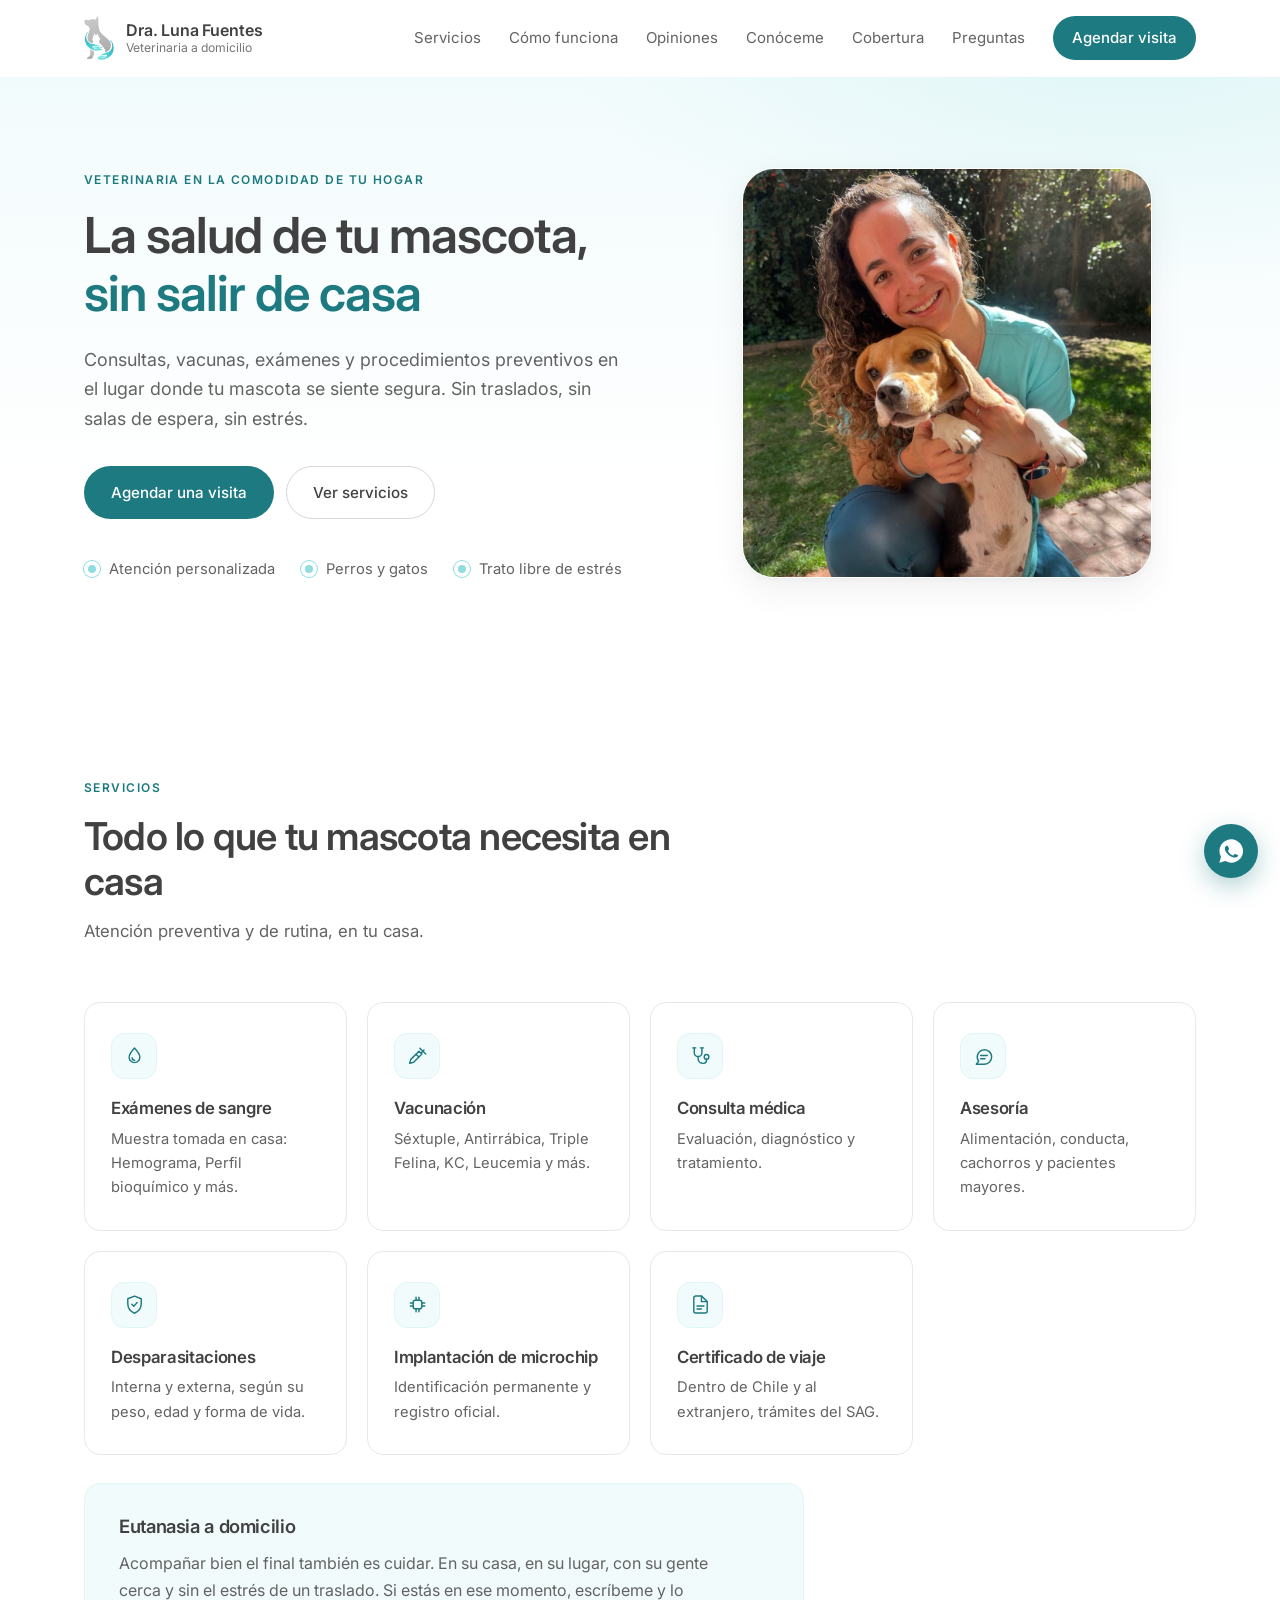
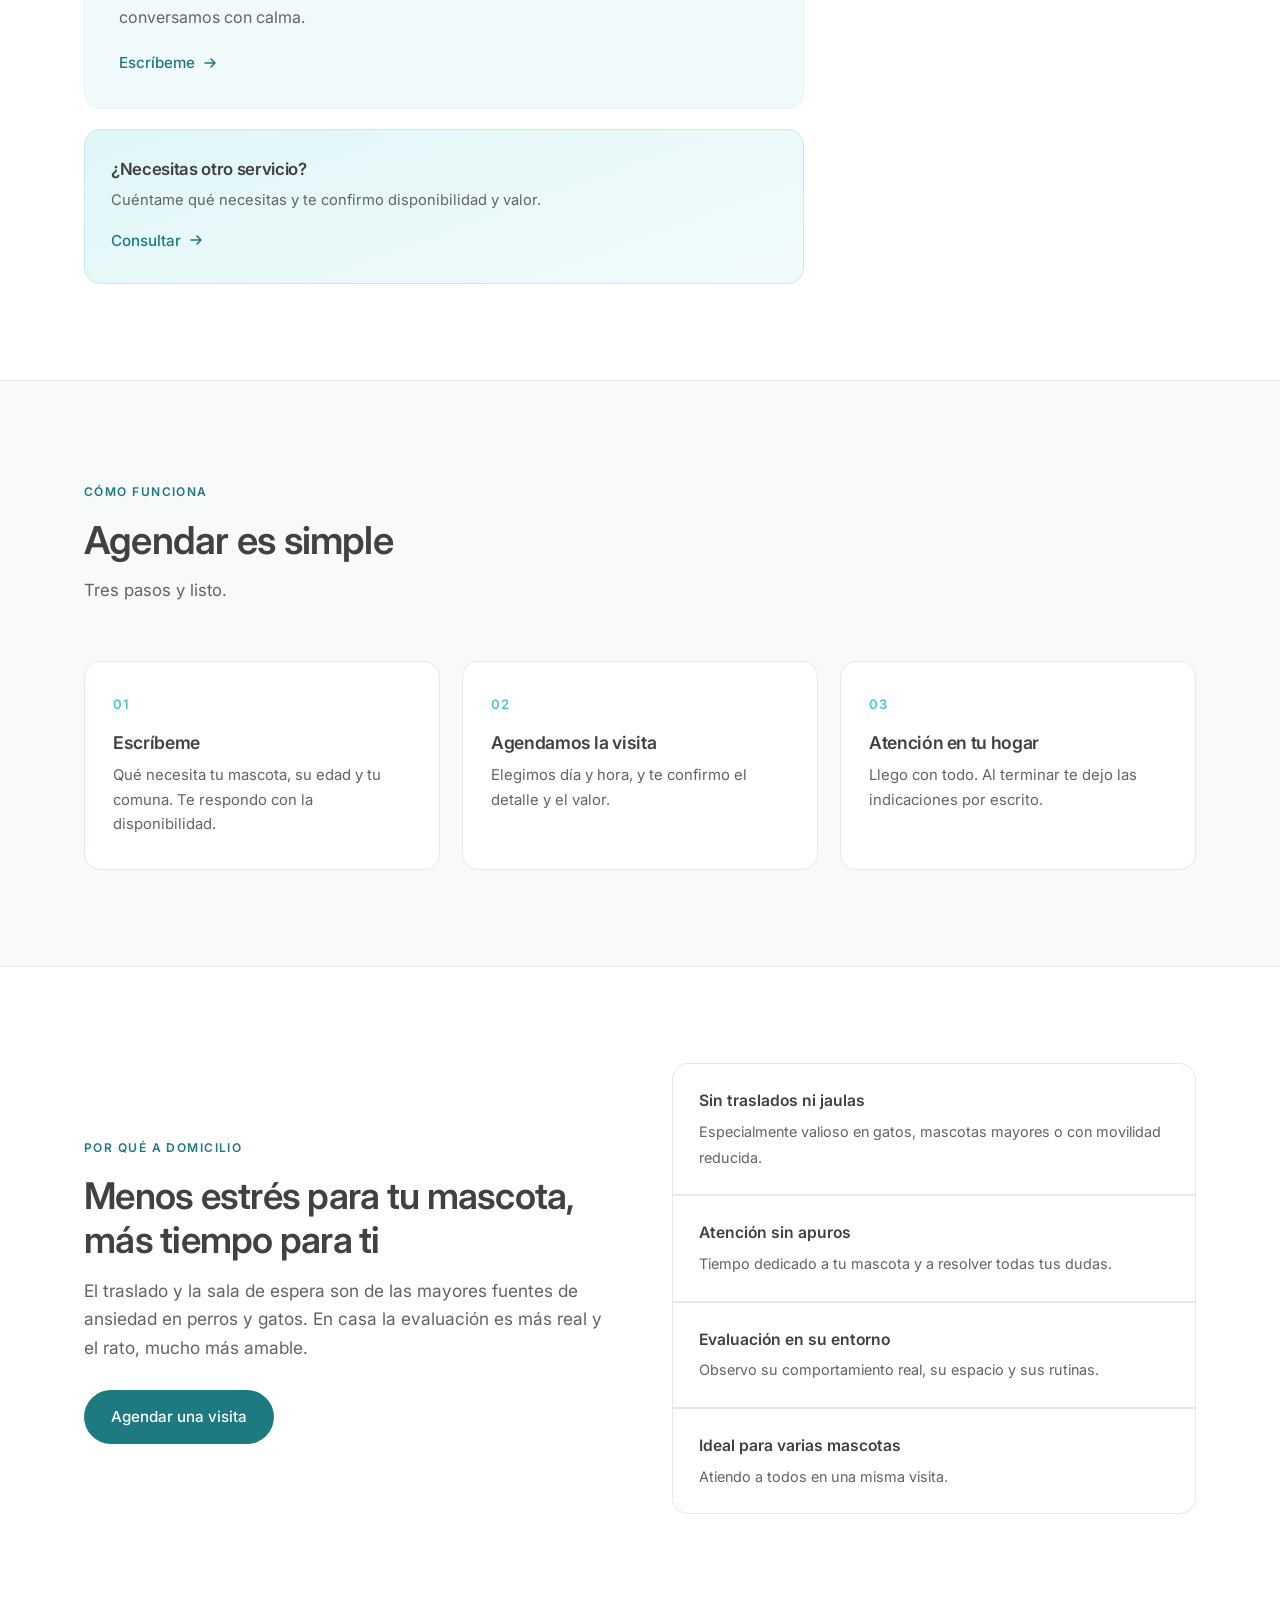
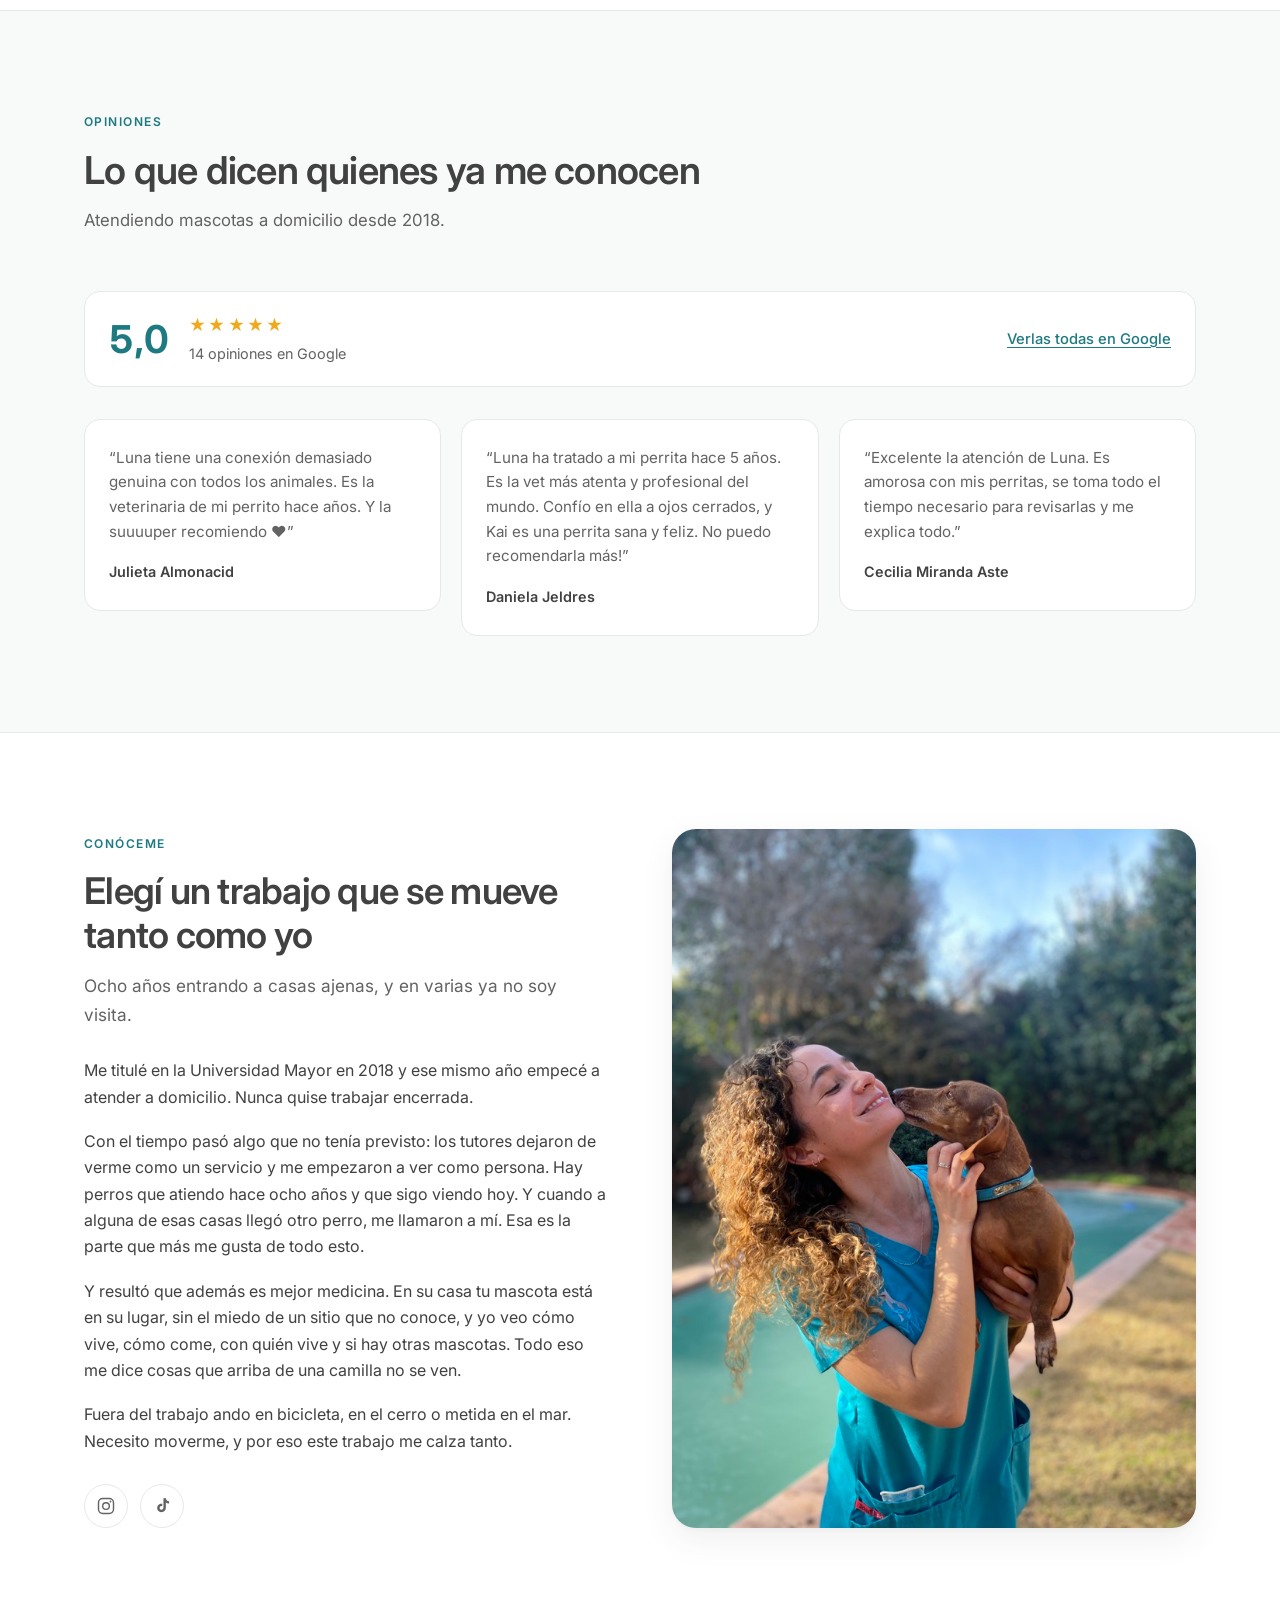
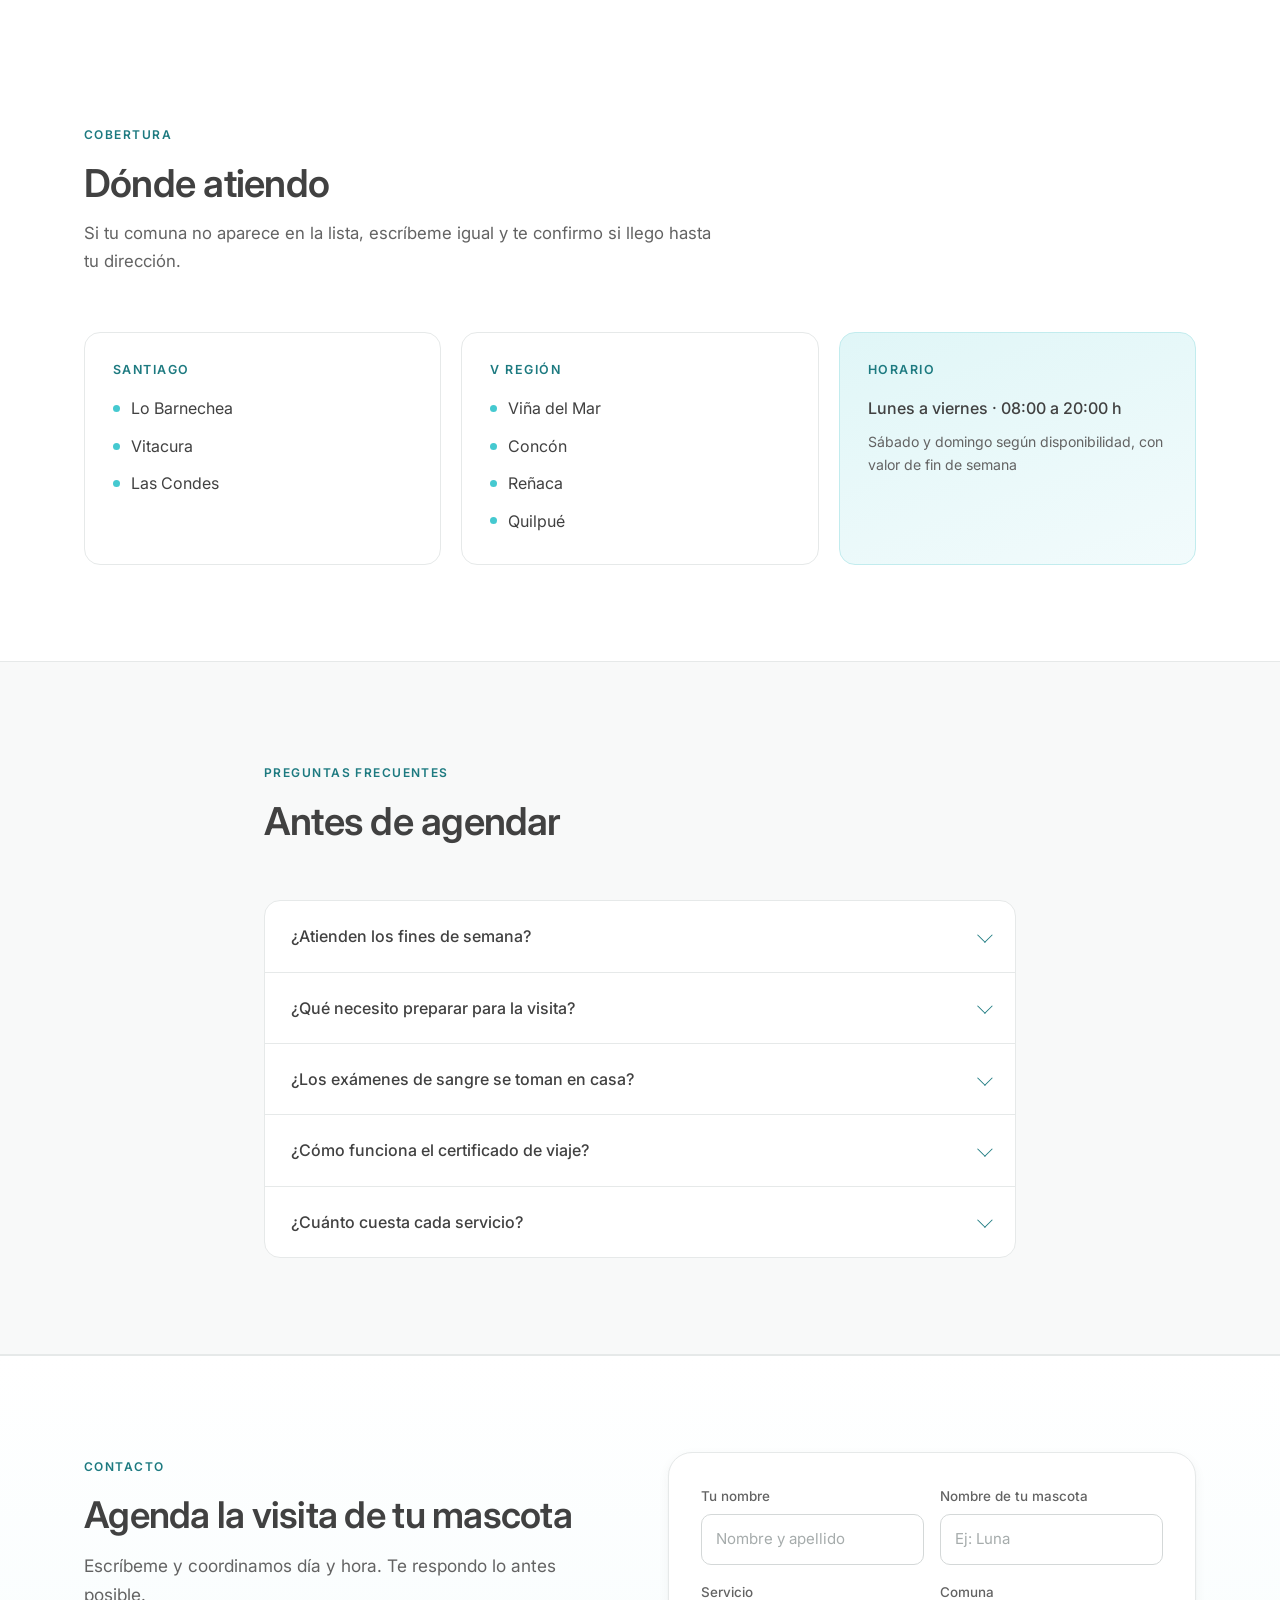
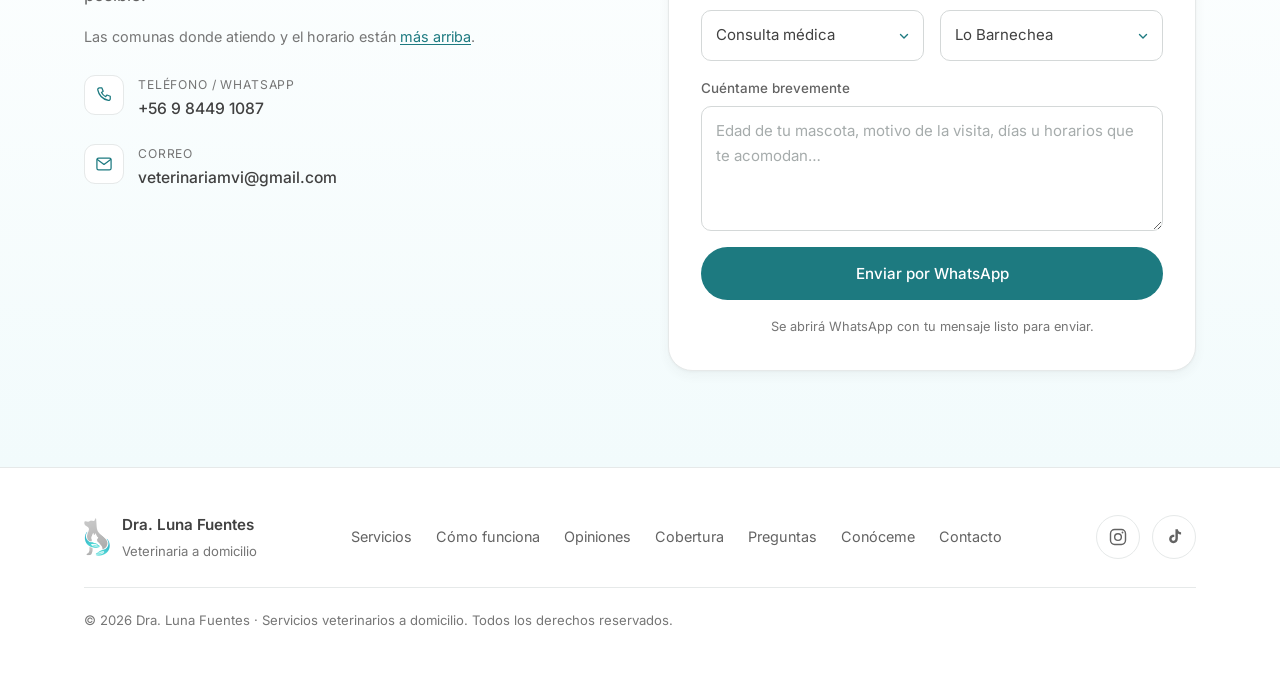
<file: index.html>
<!DOCTYPE html>
<html lang="es">
<head>
<meta charset="UTF-8">
<meta name="viewport" content="width=device-width, initial-scale=1">
<title>Dra. Luna Fuentes — Veterinaria a domicilio en Santiago y V Región</title>
<meta name="description" content="Veterinaria a domicilio. Consulta $39.000, incluye los inyectables del tratamiento. Vacunas y varias mascotas en la misma casa se cotizan antes. Viña del Mar, Reñaca, Concón, Quilpué y el sector oriente de Santiago.">
<link rel="icon" href="assets/favicon.png" type="image/png">
<meta property="og:title" content="Dra. Luna Fuentes — Veterinaria a domicilio">
<meta property="og:description" content="Atención veterinaria en tu hogar, en Santiago y la V Región. Sin traslados, sin salas de espera.">
<meta property="og:type" content="website">
<link rel="preconnect" href="https://fonts.googleapis.com">
<link rel="preconnect" href="https://fonts.gstatic.com" crossorigin>
<link href="https://fonts.googleapis.com/css2?family=Inter:wght@400;500;600;700&display=swap" rel="stylesheet">
<link rel="stylesheet" href="styles.css?v=2">

<!-- Etiqueta de Google (Google Ads) -->
<script async src="https://www.googletagmanager.com/gtag/js?id=AW-10880362465"></script>
<script>
  window.dataLayer = window.dataLayer || [];
  function gtag(){ dataLayer.push(arguments); }
  gtag('js', new Date());
  gtag('config', 'AW-10880362465');
</script>
</head>
<body>

<!-- ============ HEADER ============ -->
<header class="header" id="header">
  <div class="container header__inner">
    <a class="logo" href="#inicio" aria-label="Inicio">
      <img class="logo__mark" src="assets/logo-mark.png" alt="Logo de Dra. Luna Fuentes, veterinaria a domicilio">
      <span class="logo__text">
        <strong data-brand>Dra. Luna Fuentes</strong>
        <small data-bajada>Veterinaria a domicilio</small>
      </span>
    </a>

    <nav class="nav" id="nav">
      <a href="#servicios">Servicios</a>
      <a href="#como-funciona">Cómo funciona</a>
      <a href="#opiniones">Opiniones</a>
      <a href="#conoceme">Conóceme</a>
      <a href="#cobertura">Cobertura</a>
      <a href="#preguntas">Preguntas</a>
      <a class="btn btn--sm btn--primary nav__cta" data-wa-cta href="#contacto">Agendar visita</a>
    </nav>

    <button class="burger" id="burger" aria-label="Abrir menú" aria-expanded="false" aria-controls="nav">
      <span></span><span></span><span></span>
    </button>
  </div>
</header>

<main>

<!-- ============ HERO ============ -->
<section class="hero" id="inicio">
  <div class="container hero__inner">
    <div class="hero__copy">
      <span class="eyebrow">Veterinaria en la comodidad de tu hogar</span>
      <h1>La salud de tu mascota,<br><span class="accent">sin salir de casa</span></h1>
      <p class="lead">
        Consultas, vacunas, exámenes y procedimientos preventivos en el lugar donde tu mascota
        se siente segura. Sin traslados, sin salas de espera, sin estrés.
      </p>
      <div class="hero__actions">
        <a class="btn btn--primary" data-wa-cta href="#contacto">Agendar una visita</a>
        <a class="btn btn--ghost" href="#servicios">Ver servicios</a>
      </div>
      <ul class="hero__points">
        <li>Atención personalizada</li>
        <li>Perros y gatos</li>
        <li>Trato libre de estrés</li>
      </ul>
    </div>

    <div class="hero__visual">
      <div class="visual">
        <div class="visual__panel visual__panel--foto">
          <img src="assets/luna-beagle.jpg" width="1100" height="1055"
               alt="La Dra. Luna Fuentes sonriendo mientras sostiene a un beagle durante una visita a domicilio">
        </div>
      </div>
    </div>
  </div>
</section>


<!-- ============ SERVICIOS ============ -->
<section class="section" id="servicios">
  <div class="container">
    <div class="section__head reveal">
      <span class="eyebrow">Servicios</span>
      <h2>Todo lo que tu mascota necesita en casa</h2>
      <p>Atención preventiva y de rutina, en tu casa.</p>
    </div>

    <div class="grid grid--services">

      <article class="card reveal">
        <span class="card__icon">
          <svg viewBox="0 0 24 24" fill="none" stroke="currentColor" stroke-width="1.5" stroke-linecap="round" stroke-linejoin="round">
            <path d="M12 3.2s5.6 6.1 5.6 9.6a5.6 5.6 0 1 1-11.2 0C6.4 9.3 12 3.2 12 3.2Z"/>
            <path d="M9.6 13.4a2.6 2.6 0 0 0 2.6 2.6"/>
          </svg>
        </span>
        <h3>Exámenes de sangre</h3>
        <p>Muestra tomada en casa: Hemograma, Perfil bioquímico y más.</p>
      </article>

      <article class="card reveal">
        <span class="card__icon">
          <svg viewBox="0 0 24 24" fill="none" stroke="currentColor" stroke-width="1.5" stroke-linecap="round" stroke-linejoin="round">
            <path d="M14.5 3.5 20.5 9.5"/>
            <path d="M18.8 5.2 16 8"/>
            <path d="M16.6 9.4 8 18l-4.2 1.2L5 15l8.6-8.6 3 3Z"/>
            <path d="M10.4 9.6l3 3"/>
          </svg>
        </span>
        <h3>Vacunación</h3>
        <p>Séxtuple, Antirrábica, Triple Felina, KC, Leucemia y más.</p>
      </article>

      <article class="card reveal">
        <span class="card__icon">
          <svg viewBox="0 0 24 24" fill="none" stroke="currentColor" stroke-width="1.5" stroke-linecap="round" stroke-linejoin="round">
            <path d="M5.5 3v5a4 4 0 0 0 8 0V3"/>
            <path d="M4 3h3M12 3h3"/>
            <path d="M9.5 12v2.2a5 5 0 0 0 5 5h.6a3.2 3.2 0 0 0 3.2-3.2v-1.4"/>
            <circle cx="18.3" cy="12.4" r="2.4"/>
          </svg>
        </span>
        <h3>Consulta médica</h3>
        <p>Evaluación, diagnóstico y tratamiento.</p>
      </article>

      <article class="card reveal">
        <span class="card__icon">
          <svg viewBox="0 0 24 24" fill="none" stroke="currentColor" stroke-width="1.5" stroke-linecap="round" stroke-linejoin="round">
            <path d="M20.5 12.5a7.5 7.5 0 0 1-7.5 7.5H4.5l2.4-3.1a7.5 7.5 0 1 1 13.6-4.4Z"/>
            <path d="M9 11h7M9 14.3h4.5"/>
          </svg>
        </span>
        <h3>Asesoría</h3>
        <p>Alimentación, conducta, cachorros y pacientes mayores.</p>
      </article>

      <article class="card reveal">
        <span class="card__icon">
          <svg viewBox="0 0 24 24" fill="none" stroke="currentColor" stroke-width="1.5" stroke-linecap="round" stroke-linejoin="round">
            <path d="M12 3.2 19 6v5.3c0 4.5-2.9 8-7 9.8-4.1-1.8-7-5.3-7-9.8V6l7-2.8Z"/>
            <path d="M9.2 11.8l2 2 3.6-3.8"/>
          </svg>
        </span>
        <h3>Desparasitaciones</h3>
        <p>Interna y externa, según su peso, edad y forma de vida.</p>
      </article>

      <article class="card reveal">
        <span class="card__icon">
          <svg viewBox="0 0 24 24" fill="none" stroke="currentColor" stroke-width="1.5" stroke-linecap="round" stroke-linejoin="round">
            <rect x="7.5" y="7.5" width="9" height="9" rx="2.2"/>
            <path d="M10.5 4.5v3M13.5 4.5v3M10.5 16.5v3M13.5 16.5v3M4.5 10.5h3M4.5 13.5h3M16.5 10.5h3M16.5 13.5h3"/>
          </svg>
        </span>
        <h3>Implantación de microchip</h3>
        <p>Identificación permanente y registro oficial.</p>
      </article>

      <article class="card reveal">
        <span class="card__icon">
          <svg viewBox="0 0 24 24" fill="none" stroke="currentColor" stroke-width="1.5" stroke-linecap="round" stroke-linejoin="round">
            <path d="M13.2 3.2H7a2 2 0 0 0-2 2v13.6a2 2 0 0 0 2 2h10a2 2 0 0 0 2-2V9l-5.8-5.8Z"/>
            <path d="M13 3.4V9h5.6"/>
            <path d="M8.4 13.5h7.2M8.4 16.6h4.6"/>
          </svg>
        </span>
        <h3>Certificado de viaje</h3>
        <p>Dentro de Chile y al extranjero, trámites del SAG.</p>
      </article>

    </div>

    <!-- Bloque aparte, a propósito: no va en la grilla con un ícono al lado de
         "Desparasitaciones". Quien llega acá no está comparando servicios. -->
    <aside class="despedida reveal" id="eutanasia">
      <h3>Eutanasia a domicilio</h3>
      <p>
        Acompañar bien el final también es cuidar. En su casa, en su lugar, con su gente cerca y
        sin el estrés de un traslado. Si estás en ese momento, escríbeme y lo conversamos con calma.
      </p>
      <a class="link-arrow" data-wa-cta="despedida" href="#contacto">Escríbeme
        <svg viewBox="0 0 16 16" fill="none" stroke="currentColor" stroke-width="1.6" stroke-linecap="round" stroke-linejoin="round"><path d="M3 8h10M9 4l4 4-4 4"/></svg>
      </a>
    </aside>

    <article class="card card--cta card--suelta reveal">
      <h3>¿Necesitas otro servicio?</h3>
      <p>Cuéntame qué necesitas y te confirmo disponibilidad y valor.</p>
      <a class="link-arrow" data-wa-cta="consulta" href="#contacto">Consultar
        <svg viewBox="0 0 16 16" fill="none" stroke="currentColor" stroke-width="1.6" stroke-linecap="round" stroke-linejoin="round"><path d="M3 8h10M9 4l4 4-4 4"/></svg>
      </a>
    </article>

  </div>
</section>

<!-- ============ CÓMO FUNCIONA ============ -->
<section class="section section--alt" id="como-funciona">
  <div class="container">
    <div class="section__head reveal">
      <span class="eyebrow">Cómo funciona</span>
      <h2>Agendar es simple</h2>
      <p>Tres pasos y listo.</p>
    </div>

    <ol class="steps">
      <li class="step reveal">
        <span class="step__num">01</span>
        <h3>Escríbeme</h3>
        <p>Qué necesita tu mascota, su edad y tu comuna. Te respondo con la disponibilidad.</p>
      </li>
      <li class="step reveal">
        <span class="step__num">02</span>
        <h3>Agendamos la visita</h3>
        <p>Elegimos día y hora, y te confirmo el detalle y el valor.</p>
      </li>
      <li class="step reveal">
        <span class="step__num">03</span>
        <h3>Atención en tu hogar</h3>
        <p>Llego con todo. Al terminar te dejo las indicaciones por escrito.</p>
      </li>
    </ol>
  </div>
</section>

<!-- ============ BENEFICIOS ============ -->
<section class="section" id="beneficios">
  <div class="container split">
    <div class="split__copy reveal">
      <span class="eyebrow">Por qué a domicilio</span>
      <h2>Menos estrés para tu mascota, más tiempo para ti</h2>
      <p class="lead">
        El traslado y la sala de espera son de las mayores fuentes de ansiedad en perros y gatos.
        En casa la evaluación es más real y el rato, mucho más amable.
      </p>
      <a class="btn btn--primary" data-wa-cta href="#contacto">Agendar una visita</a>
    </div>

    <ul class="benefits">
      <li class="reveal">
        <strong>Sin traslados ni jaulas</strong>
        <span>Especialmente valioso en gatos, mascotas mayores o con movilidad reducida.</span>
      </li>
      <li class="reveal">
        <strong>Atención sin apuros</strong>
        <span>Tiempo dedicado a tu mascota y a resolver todas tus dudas.</span>
      </li>
      <li class="reveal">
        <strong>Evaluación en su entorno</strong>
        <span>Observo su comportamiento real, su espacio y sus rutinas.</span>
      </li>
      <li class="reveal">
        <strong>Ideal para varias mascotas</strong>
        <span>Atiendo a todos en una misma visita.</span>
      </li>
    </ul>
  </div>
</section>

<!-- ============ OPINIONES ============ -->
<section class="section section--alt" id="opiniones">
  <div class="container">
    <div class="section__head reveal">
      <span class="eyebrow">Opiniones</span>
      <h2>Lo que dicen quienes ya me conocen</h2>
      <p>Atendiendo mascotas a domicilio desde 2018.</p>
    </div>

    <div class="rating reveal">
      <strong class="rating__nota">5,0</strong>
      <div>
        <span class="rating__estrellas" aria-hidden="true">★★★★★</span>
        <span class="rating__detalle"><span data-opiniones>14</span> opiniones en Google</span>
      </div>
      <a class="rating__link" data-ficha href="#" target="_blank" rel="noopener">Verlas todas en Google</a>
    </div>

    <div class="grid grid--opiniones">
      <figure class="opinion reveal">
        <blockquote>Luna tiene una conexión demasiado genuina con todos los animales. Es la veterinaria de mi perrito hace años. Y la suuuuper recomiendo ♥</blockquote>
        <figcaption>Julieta Almonacid</figcaption>
      </figure>
      <figure class="opinion reveal">
        <blockquote>Luna ha tratado a mi perrita hace 5 años. Es la vet más atenta y profesional del mundo. Confío en ella a ojos cerrados, y Kai es una perrita sana y feliz. No puedo recomendarla más!</blockquote>
        <figcaption>Daniela Jeldres</figcaption>
      </figure>
      <figure class="opinion reveal">
        <blockquote>Excelente la atención de Luna. Es amorosa con mis perritas, se toma todo el tiempo necesario para revisarlas y me explica todo.</blockquote>
        <figcaption>Cecilia Miranda Aste</figcaption>
      </figure>
    </div>
  </div>
</section>

<!-- ============ CONÓCEME ============ -->
<!-- La marca es una persona y la página nunca la presentaba. Además es donde
     viven los enlaces a redes: al final de una sección, nunca en el encabezado.
     Arriba serían una salida justo antes de que la persona escriba. -->
<section class="section" id="conoceme">
  <div class="container split">
    <div class="split__copy reveal">
      <span class="eyebrow">Conóceme</span>
      <h2>Elegí un trabajo que se mueve tanto como yo</h2>
      <p class="lead">Ocho años entrando a casas ajenas, y en varias ya no soy visita.</p>
      <p>
        Me titulé en la Universidad Mayor en 2018 y ese mismo año empecé a atender a
        domicilio. Nunca quise trabajar encerrada.
      </p>
      <p>
        Con el tiempo pasó algo que no tenía previsto: los tutores dejaron de verme como
        un servicio y me empezaron a ver como persona. Hay perros que atiendo hace ocho años
        y que sigo viendo hoy. Y cuando a alguna de esas casas llegó otro perro, me llamaron
        a mí. Esa es la parte que más me gusta de todo esto.
      </p>
      <p>
        Y resultó que además es mejor medicina. En su casa tu mascota está en su lugar, sin
        el miedo de un sitio que no conoce, y yo veo cómo vive, cómo come, con quién vive y
        si hay otras mascotas. Todo eso me dice cosas que arriba de una camilla no se ven.
      </p>
      <p>
        Fuera del trabajo ando en bicicleta, en el cerro o metida en el mar. Necesito
        moverme, y por eso este trabajo me calza tanto.
      </p>
      <ul class="social" aria-label="Mis redes">
        <li><a href="https://www.instagram.com/dralunafuentes" target="_blank" rel="noopener" aria-label="Instagram"><svg viewBox="0 0 24 24" fill="none" stroke="currentColor" stroke-width="1.7" stroke-linecap="round" stroke-linejoin="round" aria-hidden="true"><rect x="3" y="3" width="18" height="18" rx="5"/><circle cx="12" cy="12" r="4"/><circle cx="17.4" cy="6.6" r="1.1" fill="currentColor" stroke="none"/></svg></a></li>
        <li><a href="https://www.tiktok.com/@dra.lunafuentes_vet" target="_blank" rel="noopener" aria-label="TikTok"><svg viewBox="0 0 24 24" fill="currentColor" aria-hidden="true"><path d="M16.6 2.6c.35 2.2 1.7 3.62 3.9 3.8v2.5c-1.35.1-2.6-.3-3.86-1.06v6.03c0 4.72-4.5 7.05-8.2 4.7-2.45-1.55-2.97-4.9-1.35-7.15 1.25-1.7 3.3-2.4 5.24-1.98v2.6c-.32-.1-.65-.14-.98-.13-1.42.03-2.42 1.28-2.2 2.7.2 1.13 1.24 1.94 2.38 1.83 1.3-.12 2.2-1.15 2.2-2.5V2.6h2.87z"/></svg></a></li>
      </ul>
    </div>

    <div class="conoceme__foto reveal">
      <img src="assets/luna-beso.jpg" width="675" height="900" loading="lazy"
           alt="La Dra. Luna Fuentes riendo mientras un perro salchicha le lame la cara, en el patio de una casa">
    </div>
  </div>
</section>

<!-- ============ COBERTURA ============ -->
<section class="section" id="cobertura">
  <div class="container">
    <div class="section__head reveal">
      <span class="eyebrow">Cobertura</span>
      <h2>Dónde atiendo</h2>
      <p>Si tu comuna no aparece en la lista, escríbeme igual y te confirmo si llego hasta tu dirección.</p>
    </div>

    <div class="zonas">
      <article class="zona reveal">
        <h3>Santiago</h3>
        <ul>
          <li>Lo Barnechea</li>
          <li>Vitacura</li>
          <li>Las Condes</li>
        </ul>
      </article>
      <article class="zona reveal">
        <h3>V Región</h3>
        <ul>
          <li>Viña del Mar</li>
          <li>Concón</li>
          <li>Reñaca</li>
          <li>Quilpué</li>
        </ul>
      </article>
      <article class="zona zona--horario reveal">
        <h3>Horario</h3>
        <p class="zona__horario" data-horario>Lunes a viernes · 08:00 a 20:00 h</p>
        <p class="zona__nota" data-horario-nota>Sábado y domingo según disponibilidad, con valor de fin de semana</p>
      </article>
    </div>
  </div>
</section>

<!-- ============ PREGUNTAS ============ -->
<section class="section section--alt" id="preguntas">
  <div class="container container--narrow">
    <div class="section__head reveal">
      <span class="eyebrow">Preguntas frecuentes</span>
      <h2>Antes de agendar</h2>
    </div>

    <div class="faq">
      <details class="reveal">
        <summary>¿Atienden los fines de semana?</summary>
        <p>Sí, sábado y domingo según disponibilidad. La atención de fin de semana tiene un valor
          diferenciado que se te informa al momento de agendar.</p>
      </details>
      <details class="reveal">
        <summary>¿Qué necesito preparar para la visita?</summary>
        <p>Un espacio tranquilo y bien iluminado, el carnet de vacunas si lo tienes, y la información
          de tratamientos o alimentos que tu mascota esté recibiendo.</p>
      </details>
      <details class="reveal">
        <summary>¿Los exámenes de sangre se toman en casa?</summary>
        <p>Sí. La muestra se toma en tu domicilio y se procesa en laboratorio. Los resultados se
          entregan junto con su interpretación clínica.</p>
      </details>
      <details class="reveal">
        <summary>¿Cómo funciona el certificado de viaje?</summary>
        <p>Se realiza una evaluación clínica y se emite la documentación correspondiente. Los plazos
          y requisitos varían según el destino, por lo que conviene agendar con anticipación.</p>
      </details>
      <details class="reveal">
        <summary>¿Cuánto cuesta cada servicio?</summary>
        <p>La consulta a domicilio son <strong>$39.000</strong> dentro de las comunas donde atiendo,
          sin cobro de traslado aparte. Incluye <strong>los inyectables del tratamiento</strong>: si
          ese día tu mascota necesita un antibiótico, un antiinflamatorio o un analgésico, va dentro
          del valor, sin importar cuántos sean ni cuánto pese.</p>
        <p><strong>Las vacunas no entran ahí.</strong> Son un servicio aparte, igual que los exámenes
          de sangre, la desparasitación y el microchip. Todo eso se cotiza antes de agendar.</p>
        <p><strong>Si son dos o más mascotas en la misma casa, escríbeme.</strong> Es un solo viaje
          para todas y el valor se conversa. Igual si necesitas vacunar a varios: cuéntame cuántos son
          y de qué edad, y te paso el total para que decidas.</p>
      </details>
    </div>
  </div>
</section>

<!-- ============ CONTACTO ============ -->
<section class="section contact" id="contacto">
  <div class="container split split--contact">
    <div class="reveal">
      <span class="eyebrow">Contacto</span>
      <h2>Agenda la visita de tu mascota</h2>
      <p class="lead">Escríbeme y coordinamos día y hora. Te respondo lo antes posible.</p>
      <p class="contact__ref">Las comunas donde atiendo y el horario están <a href="#cobertura">más arriba</a>.</p>

      <ul class="contact__list">
        <li>
          <span class="contact__ico" aria-hidden="true">
            <svg viewBox="0 0 24 24" fill="none" stroke="currentColor" stroke-width="1.5" stroke-linecap="round" stroke-linejoin="round"><path d="M6.5 3.5h3l1.5 4-2 1.5a11 11 0 0 0 5 5l1.5-2 4 1.5v3a2 2 0 0 1-2.2 2A16.5 16.5 0 0 1 4.5 5.7 2 2 0 0 1 6.5 3.5Z"/></svg>
          </span>
          <div><small>Teléfono / WhatsApp</small><a data-tel href="tel:+56984491087">+56 9 8449 1087</a></div>
        </li>
        <li>
          <span class="contact__ico" aria-hidden="true">
            <svg viewBox="0 0 24 24" fill="none" stroke="currentColor" stroke-width="1.5" stroke-linecap="round" stroke-linejoin="round"><rect x="3.5" y="5" width="17" height="14" rx="2"/><path d="M4 6.5 12 12.5 20 6.5"/></svg>
          </span>
          <div><small>Correo</small><a data-mail href="mailto:veterinariamvi@gmail.com">veterinariamvi@gmail.com</a></div>
        </li>
        
      </ul>
    </div>

    <form class="form reveal" id="form" novalidate>
      <div class="field">
        <label for="nombre">Tu nombre</label>
        <input id="nombre" name="nombre" type="text" placeholder="Nombre y apellido" required>
      </div>
      <div class="field">
        <label for="mascota">Nombre de tu mascota</label>
        <input id="mascota" name="mascota" type="text" placeholder="Ej: Luna">
      </div>
      <div class="field field--medio">
        <label for="servicio">Servicio</label>
        <select id="servicio" name="servicio">
          <option>Consulta médica</option>
          <option>Vacunación</option>
          <option>Exámenes de sangre</option>
          <option>Desparasitación</option>
          <option>Implantación de microchip</option>
          <option>Certificado de viaje nacional</option>
          <option>Certificado de viaje internacional</option>
          <option>Asesoría</option>
          <option>Otro</option>
        </select>
      </div>
      <div class="field field--medio">
        <label for="comuna">Comuna</label>
        <select id="comuna" name="comuna">
          <option>Lo Barnechea</option>
          <option>Vitacura</option>
          <option>Las Condes</option>
          <option>Viña del Mar</option>
          <option>Concón</option>
          <option>Reñaca</option>
          <option>Quilpué</option>
          <option>Otra comuna</option>
        </select>
      </div>
      <div class="field field--full">
        <label for="mensaje">Cuéntame brevemente</label>
        <textarea id="mensaje" name="mensaje" rows="4" placeholder="Edad de tu mascota, motivo de la visita, días u horarios que te acomodan…"></textarea>
      </div>
      <button class="btn btn--primary btn--block" type="submit">Enviar por WhatsApp</button>
      <p class="form__note">Se abrirá WhatsApp con tu mensaje listo para enviar.</p>
    </form>
  </div>
</section>

</main>

<!-- ============ FOOTER ============ -->
<footer class="footer">
  <div class="container footer__inner">
    <div class="footer__brand">
      <img class="logo__mark logo__mark--sm" src="assets/logo-mark.png" alt="">
      <div>
        <strong data-brand>Dra. Luna Fuentes</strong>
        <span>Veterinaria a domicilio</span>
      </div>
    </div>
    <nav class="footer__nav">
      <a href="#servicios">Servicios</a>
      <a href="#como-funciona">Cómo funciona</a>
      <a href="#opiniones">Opiniones</a>
      <a href="#cobertura">Cobertura</a>
      <a href="#preguntas">Preguntas</a>
      <a href="#conoceme">Conóceme</a>
      <a href="#contacto">Contacto</a>
    </nav>
    <ul class="social social--pie" aria-label="Mis redes">
      <li><a href="https://www.instagram.com/dralunafuentes" target="_blank" rel="noopener" aria-label="Instagram"><svg viewBox="0 0 24 24" fill="none" stroke="currentColor" stroke-width="1.7" stroke-linecap="round" stroke-linejoin="round" aria-hidden="true"><rect x="3" y="3" width="18" height="18" rx="5"/><circle cx="12" cy="12" r="4"/><circle cx="17.4" cy="6.6" r="1.1" fill="currentColor" stroke="none"/></svg></a></li>
      <li><a href="https://www.tiktok.com/@dra.lunafuentes_vet" target="_blank" rel="noopener" aria-label="TikTok"><svg viewBox="0 0 24 24" fill="currentColor" aria-hidden="true"><path d="M16.6 2.6c.35 2.2 1.7 3.62 3.9 3.8v2.5c-1.35.1-2.6-.3-3.86-1.06v6.03c0 4.72-4.5 7.05-8.2 4.7-2.45-1.55-2.97-4.9-1.35-7.15 1.25-1.7 3.3-2.4 5.24-1.98v2.6c-.32-.1-.65-.14-.98-.13-1.42.03-2.42 1.28-2.2 2.7.2 1.13 1.24 1.94 2.38 1.83 1.3-.12 2.2-1.15 2.2-2.5V2.6h2.87z"/></svg></a></li>
    </ul>
    <p class="footer__legal">© <span id="year">2026</span> <span data-brand>Dra. Luna Fuentes</span> · Servicios veterinarios a domicilio. Todos los derechos reservados.</p>
  </div>
</footer>

<!-- Botón flotante de WhatsApp -->
<a class="wa" data-wa href="#contacto" aria-label="Escribir por WhatsApp">
  <svg viewBox="0 0 24 24" fill="currentColor" aria-hidden="true">
    <path d="M12 2a10 10 0 0 0-8.6 15L2 22l5.2-1.4A10 10 0 1 0 12 2Zm5.8 14.2c-.2.7-1.2 1.3-2 1.4-.5.1-1.1.1-3.3-.7-2.8-1.1-4.6-3.9-4.7-4.1-.1-.2-1.1-1.4-1.1-2.7s.7-1.9 1-2.2c.2-.2.5-.3.7-.3h.5c.2 0 .4 0 .6.5s.8 1.9.8 2c.1.2.1.3 0 .5s-.2.4-.3.5l-.4.5c-.1.1-.3.3-.1.6.2.3.8 1.3 1.7 2.1 1.2 1 2.1 1.4 2.4 1.5.3.1.4.1.6-.1s.7-.8.9-1.1c.2-.3.4-.2.6-.1s1.6.8 1.9.9c.3.1.5.2.5.3.1.2.1.7-.1 1.3Z"/>
  </svg>
</a>

<script src="script.js?v=4"></script>
</body>
</html>
</file>
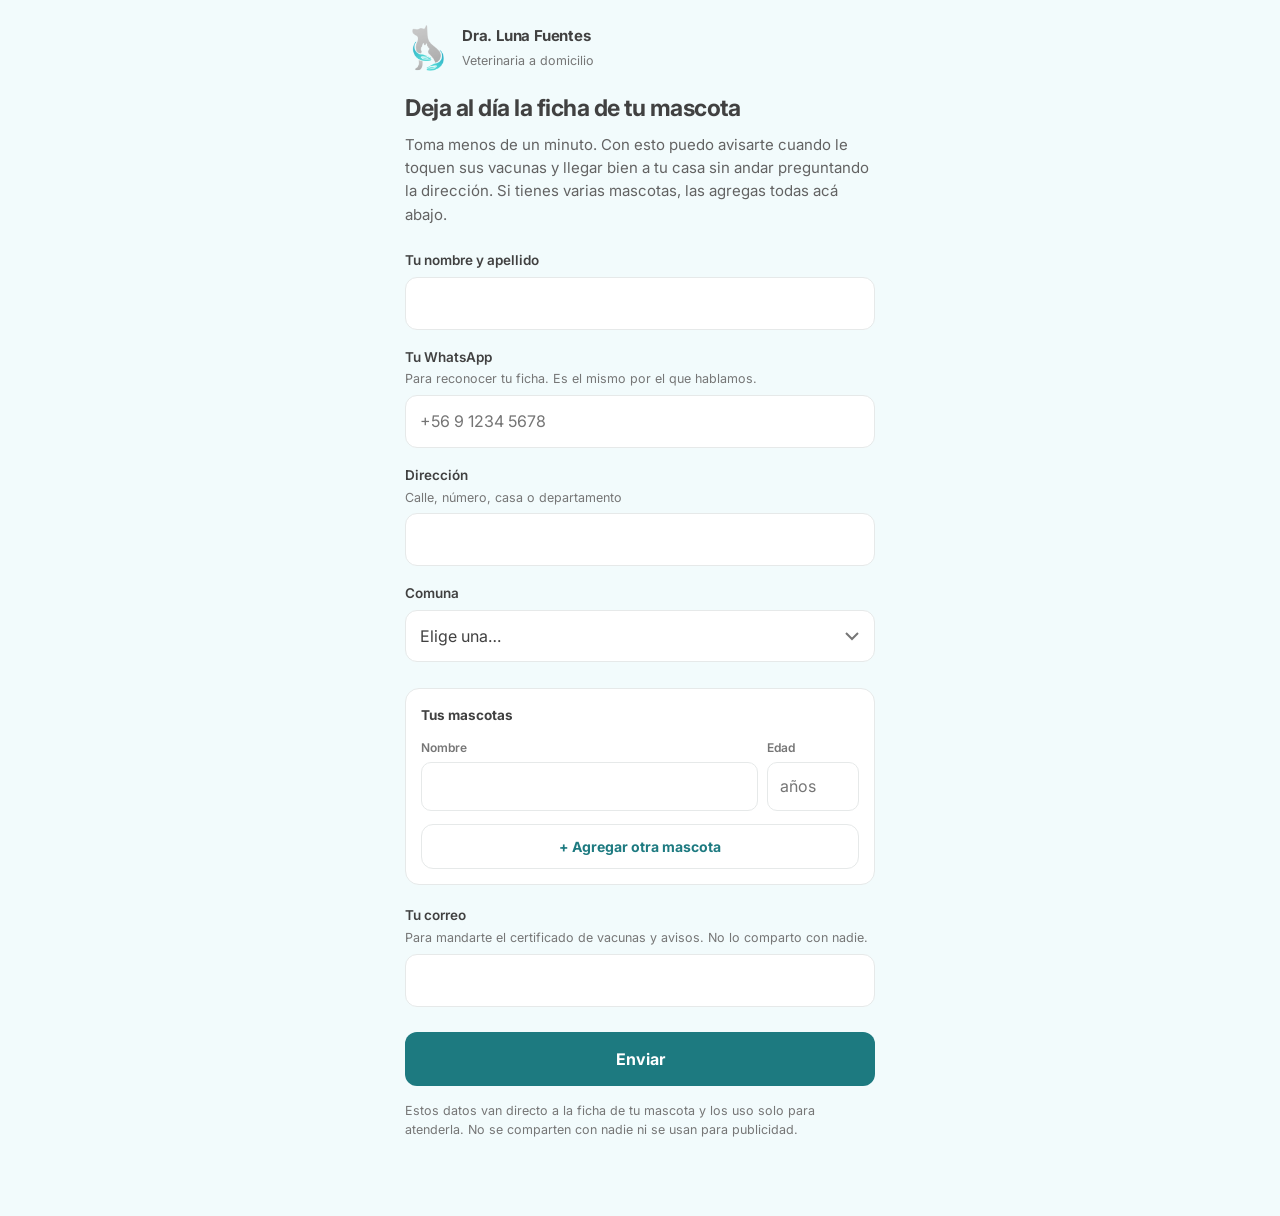
<file: mis-datos.html>
<!DOCTYPE html>
<html lang="es">
<head>
<meta charset="utf-8">
<meta name="viewport" content="width=device-width, initial-scale=1">
<title>Actualiza los datos de tu mascota · Dra. Luna Fuentes</title>
<meta name="description" content="Deja al día la ficha de tu mascota para que la Dra. Luna Fuentes pueda avisarte cuando le toquen sus vacunas.">
<!-- Es una página privada entre Luna y sus tutores: no tiene por qué salir en Google. -->
<meta name="robots" content="noindex">
<link rel="icon" href="assets/favicon.png" type="image/png">
<link rel="preconnect" href="https://fonts.googleapis.com">
<link rel="preconnect" href="https://fonts.gstatic.com" crossorigin>
<link href="https://fonts.googleapis.com/css2?family=Inter:wght@400;500;600;700&display=swap" rel="stylesheet">
<style>
  :root{
    --marca-400:#45c9d0; --marca-700:#1d7a80; --marca-800:#166268;
    --marca-50:#f2fbfc; --marca-100:#e0f6f7;
    --gray-200:#e6e9e9; --gray-400:#bbbbbb; --gray-700:#636363;
    --ink:#414141; --muted:#767676; --danger:#c0392b;
  }
  *{box-sizing:border-box}
  body{
    margin:0; background:var(--marca-50); color:var(--ink);
    font-family:'Inter',-apple-system,BlinkMacSystemFont,'Segoe UI',Roboto,Helvetica,Arial,sans-serif;
    font-size:16px; line-height:1.55;
    padding:24px 18px 64px;
  }
  .hoja{max-width:470px;margin:0 auto}

  .marca{display:flex;align-items:center;gap:11px;margin-bottom:22px}
  .marca img{width:46px;height:46px;object-fit:contain}
  .marca b{display:block;font-size:15px;font-weight:700;letter-spacing:-.2px}
  .marca span{font-size:12.5px;color:var(--muted)}

  h1{font-size:23px;line-height:1.25;font-weight:700;letter-spacing:-.5px;margin:0 0 10px}
  .bajada{margin:0 0 24px;color:var(--gray-700);font-size:15px}

  .campo{margin-bottom:17px}
  label{display:block;font-size:13.5px;font-weight:600;margin-bottom:6px}
  .ayuda{display:block;font-weight:400;font-size:12.5px;color:var(--muted);margin-top:2px}
  input,select{
    width:100%; padding:13px 14px; font:inherit; font-size:16px;
    border:1.5px solid var(--gray-200); border-radius:12px; background:#fff;
    color:var(--ink); -webkit-appearance:none; appearance:none;
  }
  select{background-image:url("data:image/svg+xml;utf8,<svg xmlns='http://www.w3.org/2000/svg' width='14' height='9'><path d='M1 1l6 6 6-6' fill='none' stroke='%23767676' stroke-width='2'/></svg>");
    background-repeat:no-repeat;background-position:right 15px center}
  input:focus,select:focus{outline:none;border-color:var(--marca-400);
    box-shadow:0 0 0 3px var(--marca-100)}
  /* Trampa para robots: una persona nunca la ve, un programa la llena. */
  .trampa{position:absolute;left:-9999px;width:1px;height:1px;overflow:hidden}

  button{
    width:100%; margin-top:8px; padding:15px; border:none; border-radius:12px;
    background:var(--marca-700); color:#fff; font:inherit; font-size:16px;
    font-weight:700; cursor:pointer;
  }
  button:hover{background:var(--marca-800)}
  button:disabled{background:var(--gray-400);cursor:default}

  .grupo{margin:26px 0 20px;padding:16px 15px 15px;background:#fff;
    border:1.5px solid var(--gray-200);border-radius:14px}
  .grupoTitulo{font-size:13.5px;font-weight:700;margin-bottom:13px}
  .mascota{display:grid;grid-template-columns:1fr 92px;gap:9px;margin-bottom:11px}
  .mascota label{font-size:12px;font-weight:600;color:var(--muted);margin-bottom:4px}
  .mascota input{padding:11px 12px;border-radius:10px}
  .mascota .quitar{grid-column:1/-1;justify-self:start;border:none;background:none;
    color:var(--muted);font:inherit;font-size:12.5px;font-weight:600;
    cursor:pointer;padding:0;margin:-4px 0 4px;width:auto}
  .secundario{background:#fff;color:var(--marca-700);
    border:1.5px solid var(--gray-200);font-size:14px;padding:11px;margin-top:2px}
  .secundario:hover{background:var(--marca-50)}

  .aviso{margin-top:16px;font-size:12.5px;color:var(--muted);line-height:1.5}
  .error{margin-top:14px;padding:12px 14px;border-radius:11px;
    background:#fdeceb;color:var(--danger);font-size:13.5px}

  .listo{text-align:center;padding:40px 20px}
  .listo .tic{font-size:44px;line-height:1;margin-bottom:14px}
  .listo h2{font-size:21px;font-weight:700;margin:0 0 8px;letter-spacing:-.3px}
  .listo p{margin:0;color:var(--gray-700);font-size:15px}
  .listo a{display:inline-block;margin-top:22px;color:var(--marca-700);
    font-weight:700;font-size:14.5px;text-decoration:none}

  [hidden]{display:none!important}
</style>
</head>
<body>
<main class="hoja">

  <div class="marca">
    <img src="assets/logo-mark.png" alt="">
    <div>
      <b>Dra. Luna Fuentes</b>
      <span>Veterinaria a domicilio</span>
    </div>
  </div>

  <form id="formulario">
    <h1>Deja al día la ficha de tu mascota</h1>
    <p class="bajada">
      Toma menos de un minuto. Con esto puedo avisarte cuando le toquen sus
      vacunas y llegar bien a tu casa sin andar preguntando la dirección.
      Si tienes varias mascotas, las agregas todas acá abajo.
    </p>

    <div class="campo">
      <label for="tutor">Tu nombre y apellido</label>
      <input id="tutor" name="tutor" type="text" autocomplete="name" required>
    </div>

    <div class="campo">
      <label for="telefono">Tu WhatsApp
        <span class="ayuda">Para reconocer tu ficha. Es el mismo por el que hablamos.</span>
      </label>
      <input id="telefono" name="telefono" type="tel" inputmode="tel"
        autocomplete="tel" placeholder="+56 9 1234 5678" required>
    </div>

    <div class="campo">
      <label for="direccion">Dirección
        <span class="ayuda">Calle, número, casa o departamento</span>
      </label>
      <input id="direccion" name="direccion" type="text" autocomplete="street-address" required>
    </div>

    <div class="campo">
      <label for="comuna">Comuna</label>
      <select id="comuna" name="comuna" required>
        <option value="">Elige una…</option>
        <option>Lo Barnechea</option>
        <option>Vitacura</option>
        <option>Las Condes</option>
        <option>Colina</option>
        <option>Chicureo</option>
        <option>Viña del Mar</option>
        <option>Reñaca</option>
        <option>Concón</option>
        <option>Quilpué</option>
        <option>Otra</option>
      </select>
    </div>

    <div class="grupo">
      <div class="grupoTitulo">Tus mascotas</div>
      <div id="mascotas"></div>
      <button type="button" id="agregar" class="secundario">+ Agregar otra mascota</button>
    </div>

    <div class="campo">
      <label for="email">Tu correo
        <span class="ayuda">Para mandarte el certificado de vacunas y avisos. No lo comparto con nadie.</span>
      </label>
      <input id="email" name="email" type="email" autocomplete="email">
    </div>

    <div class="trampa" aria-hidden="true">
      <label for="sitio">No llenar</label>
      <input id="sitio" name="sitio" type="text" tabindex="-1" autocomplete="off">
    </div>

    <button id="enviar" type="submit">Enviar</button>
    <div id="error" class="error" hidden></div>

    <p class="aviso">
      Estos datos van directo a la ficha de tu mascota y los uso solo para
      atenderla. No se comparten con nadie ni se usan para publicidad.
    </p>
  </form>

  <div id="listo" class="listo" hidden>
    <div class="tic">🐾</div>
    <h2>¡Listo, gracias!</h2>
    <p>Ya quedó anotado. Si necesito algo más, te escribo por WhatsApp.</p>
    <a href="https://wa.me/56984491087">Escribirle a la Dra. Luna</a>
  </div>

</main>

<script>
/* ============================================================
   Las respuestas se guardan directo en Supabase.

   La clave que va acá es la pública —la misma que ya viaja en la app— y no
   abre nada por sí sola: la regla de la tabla deja INSERTAR a cualquiera y
   LEER solo a Luna con su sesión. Alguien que abra esta página puede dejar su
   respuesta, pero no puede ver ni una de las demás.

   Nada de lo que entra acá toca una ficha: queda en una bandeja aparte que
   Luna revisa y aprueba en la app.
   ============================================================ */
const SUPABASE_URL  = 'https://sdumheqocbicaikmtyou.supabase.co';
const SUPABASE_ANON = 'eyJhbGciOiJIUzI1NiIsInR5cCI6IkpXVCJ9.eyJpc3MiOiJzdXBhYmFzZSIsInJlZiI6InNkdW1oZXFvY2JpY2Fpa210eW91Iiwicm9sZSI6ImFub24iLCJpYXQiOjE3ODE1NTYzMDIsImV4cCI6MjA5NzEzMjMwMn0.RU98uCt9EzqHrAarcm_jIf1-Fo9eFMq_3G96cqZ7JAs';

const form   = document.getElementById('formulario');
const cajaMascotas = document.getElementById('mascotas');

/* Una fila por mascota, no un campo donde escribirlas todas. Luna tiene una
   tutora con siete: si el nombre y la edad no van juntos, la edad no significa
   nada. Cada mascota se guarda como su propia respuesta, con los mismos datos
   del tutor, y todas comparten un "lote" para que se vean juntas al revisar. */
const filaMascota = (primera) => {
  const fila = document.createElement('div');
  fila.className = 'mascota';
  fila.innerHTML =
    `<div>
       <label>Nombre</label>
       <input type="text" class="nombreMascota" ${primera ? 'required' : ''}>
     </div>
     <div>
       <label>Edad</label>
       <input type="text" class="edadMascota" inputmode="numeric" placeholder="años">
     </div>`
    + (primera ? '' : '<button type="button" class="quitar">Quitar</button>');
  const quitar = fila.querySelector('.quitar');
  if (quitar) quitar.onclick = () => fila.remove();
  return fila;
};

cajaMascotas.appendChild(filaMascota(true));
document.getElementById('agregar').onclick = () => {
  cajaMascotas.appendChild(filaMascota(false));
  cajaMascotas.lastChild.querySelector('.nombreMascota').focus();
};

const boton  = document.getElementById('enviar');
const aviso  = document.getElementById('error');
const listo  = document.getElementById('listo');

const limpiar = (v) => String(v || '').replace(/\s+/g, ' ').trim();

form.addEventListener('submit', async (e) => {
  e.preventDefault();
  aviso.hidden = true;

  // Si la trampa viene llena, no fue una persona. Se le dice que sí y no se
  // guarda nada: un robot que recibe un error vuelve a intentarlo.
  if (limpiar(form.sitio.value)) {
    form.hidden = true; listo.hidden = false;
    return;
  }

  const mascotas = [...cajaMascotas.querySelectorAll('.mascota')]
    .map(f => ({
      mascota:    limpiar(f.querySelector('.nombreMascota').value),
      edad_anios: limpiar(f.querySelector('.edadMascota').value) || null,
    }))
    .filter(m => m.mascota);

  if (mascotas.length === 0) {
    aviso.hidden = false;
    aviso.textContent = 'Escribe al menos el nombre de una mascota.';
    return;
  }

  boton.disabled = true;
  boton.textContent = 'Enviando…';

  const comun = {
    tutor:     limpiar(form.tutor.value),
    telefono:  limpiar(form.telefono.value),
    direccion: limpiar(form.direccion.value),
    comuna:    limpiar(form.comuna.value),
    email:     limpiar(form.email.value) || null,
    // Las mascotas de una misma persona llegan marcadas con el mismo lote.
    lote:      `${Date.now()}-${Math.random().toString(36).slice(2, 8)}`,
  };

  try {
    const res = await fetch(`${SUPABASE_URL}/rest/v1/formulario_respuestas`, {
      method: 'POST',
      headers: {
        'apikey': SUPABASE_ANON,
        'Authorization': `Bearer ${SUPABASE_ANON}`,
        'Content-Type': 'application/json',
        'Prefer': 'return=minimal',
      },
      body: JSON.stringify(mascotas.map(m => ({ ...comun, ...m }))),
    });
    if (!res.ok) throw new Error(`El servidor respondió ${res.status}`);
    form.hidden = true;
    listo.hidden = false;
    window.scrollTo(0, 0);
  } catch (err) {
    aviso.hidden = false;
    aviso.textContent = 'No se pudo enviar. Revisa tu conexión y vuelve a intentarlo. '
      + 'Si sigue fallando, escríbeme por WhatsApp y lo anoto yo.';
    boton.disabled = false;
    boton.textContent = 'Enviar';
  }
});
</script>
</body>
</html>
</file>
<file: styles.css>
/* ============================================================
   Dra. Luna Fuentes · MVI — Veterinaria a domicilio
   Paleta oficial: turquesa #45c9d0 · gris #bbbbbb · gris texto #636363
   ============================================================ */

:root{
  /* Turquesa de la marca y sus variantes */
  --marca-50:  #f2fbfc;
  --marca-100: #e0f6f7;
  --marca-200: #c2ecee;
  --marca-300: #8fdde1;
  --marca-400: #45c9d0;   /* color oficial del logo */
  --marca-600: #2a9aa1;
  --marca-700: #1d7a80;   /* versión oscura: texto y botones, contraste AA */
  --marca-800: #166268;   /* hover */

  /* Grises */
  --white:    #ffffff;
  --gray-50:  #f8f9f9;
  --gray-100: #f1f3f3;
  --gray-200: #e6e9e9;
  --gray-300: #d4d8d8;
  --gray-400: #bbbbbb;    /* gris oficial del logo */
  --gray-700: #636363;    /* gris oficial de las letras del logo */
  --ink:      #414141;

  /* Tokens */
  --bg:     var(--white);
  --text:   var(--ink);
  --muted:  #767676;
  --line:   var(--gray-200);
  --accent: var(--marca-700);

  --radius-sm: 10px;
  --radius:    16px;
  --radius-lg: 24px;

  --shadow-sm: 0 1px 2px rgba(65,65,65,.04), 0 4px 12px rgba(65,65,65,.05);
  --shadow:    0 2px 4px rgba(65,65,65,.04), 0 12px 32px rgba(65,65,65,.08);

  --maxw: 1160px;
  --ease: cubic-bezier(.22,.61,.36,1);
}

/* ---------- Reset ---------- */
*,*::before,*::after{ box-sizing:border-box; }
html{ scroll-behavior:smooth; scroll-padding-top:88px; -webkit-text-size-adjust:100%; }
body{
  margin:0;
  font-family:'Inter',-apple-system,BlinkMacSystemFont,'Segoe UI',Roboto,Helvetica,Arial,sans-serif;
  font-size:16px;
  line-height:1.65;
  color:var(--text);
  background:var(--bg);
  -webkit-font-smoothing:antialiased;
}
img,svg{ display:block; max-width:100%; }
a{ color:inherit; text-decoration:none; }
button,input,select,textarea{ font:inherit; color:inherit; }
h1,h2,h3{ margin:0; font-weight:600; letter-spacing:-.02em; line-height:1.18; }
p{ margin:0; }
ul,ol{ margin:0; padding:0; list-style:none; }
:focus-visible{ outline:2px solid var(--marca-700); outline-offset:3px; border-radius:6px; }

/* ---------- Layout ---------- */
.container{ width:100%; max-width:var(--maxw); margin-inline:auto; padding-inline:24px; }
.container--narrow{ max-width:800px; }

.section{ padding:96px 0; }
.section--alt{ background:var(--gray-50); border-block:1px solid var(--line); }

.section__head{ max-width:640px; margin-bottom:56px; }
.section__head h2{ font-size:clamp(1.75rem,3.2vw,2.4rem); margin-bottom:14px; }
.section__head p{ color:var(--gray-700); font-size:1.05rem; }

.eyebrow{
  display:inline-block; margin-bottom:16px;
  font-size:.75rem; font-weight:600; letter-spacing:.12em; text-transform:uppercase;
  color:var(--accent);
}
.lead{ color:var(--gray-700); font-size:1.08rem; }
.accent{ color:var(--accent); }

/* ---------- Botones ---------- */
.btn{
  display:inline-flex; align-items:center; justify-content:center; gap:8px;
  padding:13px 26px; border:1px solid transparent; border-radius:999px;
  font-size:.95rem; font-weight:500; cursor:pointer; white-space:nowrap;
  transition:background .2s var(--ease), border-color .2s var(--ease),
             color .2s var(--ease), transform .2s var(--ease), box-shadow .2s var(--ease);
}
.btn--primary{ background:var(--marca-700); color:var(--white); }
.btn--primary:hover{ background:var(--marca-800); transform:translateY(-1px); box-shadow:0 8px 20px rgba(29,122,128,.24); }
.btn--ghost{ background:var(--white); border-color:var(--gray-300); color:var(--text); }
.btn--ghost:hover{ border-color:var(--marca-400); background:var(--marca-50); }
.btn--sm{ padding:9px 18px; font-size:.9rem; }
.btn--block{ width:100%; }

.link-arrow{
  display:inline-flex; align-items:center; gap:7px;
  color:var(--accent); font-weight:500; font-size:.95rem;
}
.link-arrow svg{ width:16px; height:16px; transition:transform .2s var(--ease); }
.link-arrow:hover svg{ transform:translateX(3px); }

/* ---------- Header ---------- */
.header{
  position:sticky; top:0; z-index:50;
  background:rgba(255,255,255,.88);
  backdrop-filter:saturate(180%) blur(12px);
  -webkit-backdrop-filter:saturate(180%) blur(12px);
  border-bottom:1px solid transparent;
  transition:border-color .25s var(--ease), box-shadow .25s var(--ease);
}
.header.is-scrolled{ border-bottom-color:var(--line); box-shadow:0 1px 12px rgba(65,65,65,.05); }
.header__inner{ display:flex; align-items:center; justify-content:space-between; gap:24px; height:76px; }

.logo{ display:flex; align-items:center; gap:12px; }
.logo__mark{ height:44px; width:auto; flex:0 0 auto; }
.logo__mark--sm{ height:38px; }
.logo__text{ display:flex; flex-direction:column; line-height:1.28; }
.logo__text strong{ font-size:1rem; font-weight:600; letter-spacing:-.01em; }
.logo__text small{ font-size:.76rem; color:var(--muted); }

.nav{ display:flex; align-items:center; gap:28px; }
.nav a{ font-size:.94rem; color:var(--gray-700); transition:color .2s var(--ease); }
.nav a:hover{ color:var(--ink); }
.nav a.btn--primary,
.nav a.btn--primary:hover{ color:var(--white); }

.burger{
  display:none; width:42px; height:42px; padding:0;
  background:none; border:1px solid var(--line); border-radius:10px; cursor:pointer;
}
.burger span{
  display:block; width:17px; height:1.5px; margin:3.5px auto; border-radius:2px;
  background:var(--ink); transition:transform .25s var(--ease), opacity .2s var(--ease);
}
.burger[aria-expanded="true"] span:nth-child(1){ transform:translateY(5px) rotate(45deg); }
.burger[aria-expanded="true"] span:nth-child(2){ opacity:0; }
.burger[aria-expanded="true"] span:nth-child(3){ transform:translateY(-5px) rotate(-45deg); }

/* ---------- Hero ---------- */
.hero{
  position:relative; overflow:hidden;
  padding:88px 0 96px;
  background:
    radial-gradient(900px 420px at 88% -8%, var(--marca-100), transparent 62%),
    linear-gradient(180deg, var(--marca-50) 0%, var(--white) 68%);
}
.hero__inner{ display:grid; grid-template-columns:1.05fr .95fr; gap:64px; align-items:center; }
.hero h1{ font-size:clamp(2.1rem,4.4vw,3.1rem); margin-bottom:22px; }
.hero .lead{ max-width:52ch; margin-bottom:32px; font-size:1.12rem; }
.hero__actions{ display:flex; flex-wrap:wrap; gap:12px; margin-bottom:38px; }

.hero__points{ display:flex; flex-wrap:wrap; gap:10px 26px; }
.hero__points li{ display:flex; align-items:center; gap:9px; font-size:.92rem; color:var(--gray-700); }
.hero__points li::before{
  content:""; width:16px; height:16px; flex:0 0 16px; border-radius:50%;
  background:var(--marca-300);
  box-shadow:inset 0 0 0 4px var(--white), 0 0 0 1px var(--marca-300);
}

/* Visual: el logo completo sobre un panel claro */
.hero__visual{ display:flex; justify-content:center; }
.visual{ position:relative; width:100%; max-width:410px; }
.visual__panel{
  aspect-ratio:1/1;
  display:grid; place-items:center; padding:11%;
  border-radius:32px;
  background:linear-gradient(155deg, var(--white), var(--marca-50) 55%, var(--marca-100));
  border:1px solid var(--white);
  box-shadow:var(--shadow);
}
.visual__panel img{ width:100%; height:100%; object-fit:contain; }

/* Variante con fotografía: la imagen ocupa el marco completo, sin el aire que
   necesitaba el logo. Vertical porque las fotos son de teléfono y así se
   aprovecha el alto de la columna en vez de recortarle media cara. */
.visual__panel--foto{
  aspect-ratio:1/1;
  padding:0;
  overflow:hidden;
  background:var(--marca-100);
}
.visual__panel--foto img{ object-fit:cover; object-position:center top; }

/* ---------- Strip ---------- */
.strip{ border-block:1px solid var(--line); background:var(--white); }
.strip__inner{ display:grid; grid-template-columns:repeat(4,1fr); }
.strip__item{ padding:26px 24px 26px 0; }
.strip__item + .strip__item{ padding-left:32px; border-left:1px solid var(--line); }
.strip__item strong{ display:block; font-size:.95rem; font-weight:600; }
.strip__item span{ font-size:.86rem; color:var(--muted); }

/* ---------- Grid / Cards ---------- */
.grid{ display:grid; gap:20px; }
.grid--services{ grid-template-columns:repeat(4,1fr); }

.card{
  padding:30px 26px;
  background:var(--white); border:1px solid var(--line); border-radius:var(--radius);
  transition:border-color .25s var(--ease), box-shadow .25s var(--ease), transform .25s var(--ease);
}
.card:hover{ border-color:var(--marca-300); box-shadow:var(--shadow); transform:translateY(-3px); }
.card__icon{
  display:grid; place-items:center; width:46px; height:46px; margin-bottom:20px;
  border-radius:13px; background:var(--marca-50); color:var(--marca-700);
  border:1px solid var(--marca-100);
}
.card__icon svg{ width:23px; height:23px; }
.card h3{ font-size:1.05rem; margin-bottom:8px; }
.card p{ font-size:.92rem; color:var(--gray-700); }

.card--cta{
  background:linear-gradient(160deg, var(--marca-100), var(--marca-50));
  border-color:var(--marca-200);
  display:flex; flex-direction:column; align-items:flex-start; justify-content:center;
}
.card--cta p{ margin-bottom:16px; }

/* ---------- Despedida ---------- */
/* Tono distinto al de las tarjetas de servicio a propósito: sin ícono, sin
   borde marcado y con más aire. Quien llega acá no está comparando servicios. */
.despedida{
  margin-top:28px; padding:32px 34px;
  background:var(--marca-50); border:1px solid var(--marca-100);
  border-radius:var(--radius);
  max-width:720px;
}
/* La tarjeta de "otro servicio" ya no vive en la grilla: va suelta,
   debajo de la despedida, con el mismo ancho para que queden alineadas. */
.card--suelta{ margin-top:20px; max-width:720px; }

.despedida h3{ font-size:1.15rem; margin-bottom:12px; }
.despedida p{ font-size:1rem; line-height:1.7; color:var(--gray-700); margin-bottom:18px; max-width:60ch; }

/* ---------- Opiniones ---------- */
.rating{
  display:flex; align-items:center; flex-wrap:wrap; gap:14px 20px;
  margin-bottom:32px; padding:20px 24px;
  background:var(--white); border:1px solid var(--line); border-radius:var(--radius);
}
.rating__nota{
  font-size:2.4rem; line-height:1; font-weight:700; color:var(--marca-700);
  font-variant-numeric:tabular-nums;
}
.rating__estrellas{ display:block; color:#f0a91b; letter-spacing:.14em; font-size:1.02rem; }
.rating__detalle{ display:block; font-size:.9rem; color:var(--gray-700); margin-top:3px; }
.rating__link{
  margin-left:auto; font-size:.92rem; font-weight:500; color:var(--marca-700);
  text-decoration:underline; text-underline-offset:3px;
}
.rating__link:hover{ color:var(--marca-800); }

.grid--opiniones{ grid-template-columns:repeat(3,1fr); align-items:start; }
.opinion{
  margin:0; padding:26px 24px;
  background:var(--white); border:1px solid var(--line); border-radius:var(--radius);
}
.opinion blockquote{
  margin:0 0 16px; font-size:.95rem; line-height:1.62; color:var(--gray-700);
}
.opinion blockquote::before{ content:"\201C"; }
.opinion blockquote::after{ content:"\201D"; }
.opinion figcaption{ font-size:.9rem; font-weight:600; color:var(--ink); }

/* ---------- Steps ---------- */
.steps{ display:grid; grid-template-columns:repeat(3,1fr); gap:22px; }
.step{
  padding:32px 28px;
  background:var(--white); border:1px solid var(--line); border-radius:var(--radius);
}
.step__num{
  display:block; margin-bottom:18px;
  font-size:.82rem; font-weight:600; letter-spacing:.1em; color:var(--marca-400);
}
.step h3{ font-size:1.1rem; margin-bottom:9px; }
.step p{ font-size:.93rem; color:var(--gray-700); }

/* ---------- Split / Beneficios ---------- */
.split{ display:grid; grid-template-columns:1fr 1fr; gap:64px; align-items:center; }
.split__copy h2{ font-size:clamp(1.7rem,3vw,2.3rem); margin-bottom:16px; }
.split__copy .lead{ margin-bottom:28px; }

.benefits{ display:grid; gap:2px; background:var(--line); border:1px solid var(--line); border-radius:var(--radius); overflow:hidden; }
.benefits li{ padding:24px 26px; background:var(--white); }
.benefits strong{ display:block; font-size:.98rem; font-weight:600; margin-bottom:4px; }
.benefits span{ font-size:.9rem; color:var(--gray-700); }

/* ---------- Cobertura ---------- */
.zonas{ display:grid; grid-template-columns:repeat(3,1fr); gap:20px; }
.zona{
  padding:30px 28px;
  background:var(--white); border:1px solid var(--line); border-radius:var(--radius);
}
.zona h3{
  font-size:.78rem; font-weight:600; letter-spacing:.12em; text-transform:uppercase;
  color:var(--accent); margin-bottom:18px;
}
.zona ul{ display:grid; gap:11px; }
.zona li{ display:flex; align-items:center; gap:11px; font-size:1rem; }
.zona li::before{
  content:""; width:7px; height:7px; flex:0 0 7px; border-radius:50%;
  background:var(--marca-400);
}
.zona--horario{ background:linear-gradient(160deg, var(--marca-100), var(--marca-50)); border-color:var(--marca-200); }
.zona__horario{ font-size:1rem; font-weight:500; margin-bottom:8px; }
.zona__nota{ font-size:.88rem; color:var(--gray-700); }

/* ---------- FAQ ---------- */
.faq{ border:1px solid var(--line); border-radius:var(--radius); background:var(--white); overflow:hidden; }
.faq details + details{ border-top:1px solid var(--line); }
.faq summary{
  display:flex; align-items:center; justify-content:space-between; gap:16px;
  padding:22px 26px; cursor:pointer; list-style:none;
  font-weight:500; font-size:1rem;
  transition:background .2s var(--ease);
}
.faq summary::-webkit-details-marker{ display:none; }
.faq summary::after{
  content:""; flex:0 0 11px; width:11px; height:11px;
  border-right:1.6px solid var(--marca-700); border-bottom:1.6px solid var(--marca-700);
  transform:rotate(45deg) translateY(-2px);
  transition:transform .25s var(--ease);
}
.faq details[open] summary::after{ transform:rotate(-135deg) translateY(-2px); }
.faq summary:hover{ background:var(--gray-50); }
.faq p{ padding:0 26px 24px; font-size:.94rem; color:var(--gray-700); max-width:68ch; }

/* ---------- Contacto ---------- */
.contact{ background:linear-gradient(180deg, var(--white), var(--marca-50)); border-top:1px solid var(--line); }
.split--contact{ align-items:start; gap:56px; }

/* ---------- Conóceme ---------- */
/* Los párrafos seguidos necesitan aire: el .lead ya trae su margen, los
   demás no tenían ninguno y quedaban pegados. */
.split__copy p + p{ margin-top:18px; }

.conoceme__foto img{
  width:100%; height:auto; display:block;
  border-radius:var(--radius-lg);
  box-shadow:var(--shadow);
}

/* Los enlaces a redes van acá y en el pie, nunca en el encabezado: arriba
   serían una salida de la página justo antes de que la persona escriba. */
.social{ display:flex; gap:12px; margin-top:30px; list-style:none; }
.social a{
  display:grid; place-items:center; width:44px; height:44px;
  border-radius:50%; border:1px solid var(--line);
  background:var(--white); color:var(--gray-700);
  transition:color .2s var(--ease), border-color .2s var(--ease), transform .2s var(--ease);
}
.social a:hover,
.social a:focus-visible{
  color:var(--marca-700); border-color:var(--marca-300); transform:translateY(-2px);
}
.social svg{ width:20px; height:20px; }
.social--pie{ margin-top:0; }
.contact h2{ font-size:clamp(1.7rem,3vw,2.3rem); margin-bottom:16px; }
.contact .lead{ margin-bottom:34px; }

.contact__list{ display:grid; gap:22px; }
.contact__list li{ display:flex; align-items:flex-start; gap:14px; }
.contact__ico{
  display:grid; place-items:center; width:40px; height:40px; flex:0 0 40px;
  border-radius:11px; background:var(--white); color:var(--marca-700); border:1px solid var(--line);
}
.contact__ico svg{ width:20px; height:20px; }
.contact__list small{ display:block; font-size:.76rem; color:var(--muted); text-transform:uppercase; letter-spacing:.07em; }
.contact__list a,
.contact__list > li > div > span:not(.contact__nota){ font-size:.98rem; font-weight:500; }
.contact__list a:hover{ color:var(--accent); }
.contact__zonas{ display:grid; gap:3px; }
.contact__zonas li{ display:block; font-size:.94rem; line-height:1.5; }
.contact__nota{ display:block; font-size:.85rem; color:var(--muted); line-height:1.5; }
.contact__ref{ margin-top:-18px; margin-bottom:26px; font-size:.9rem; color:var(--muted); }
.contact__ref a{ color:var(--marca-700); text-decoration:underline; text-underline-offset:2px; }

/* ---------- Formulario ---------- */
.form{
  display:grid; grid-template-columns:1fr 1fr; gap:16px;
  padding:32px; background:var(--white);
  border:1px solid var(--line); border-radius:var(--radius-lg); box-shadow:var(--shadow-sm);
}
.field{ display:flex; flex-direction:column; gap:7px; }
.field--full,.form .btn,.form__note{ grid-column:1 / -1; }
.field label{ font-size:.84rem; font-weight:500; color:var(--gray-700); }
.field input,.field select,.field textarea{
  width:100%; padding:12px 14px;
  background:var(--white); border:1px solid var(--gray-300); border-radius:var(--radius-sm);
  font-size:.94rem; transition:border-color .2s var(--ease), box-shadow .2s var(--ease);
}
.field textarea{ resize:vertical; min-height:96px; }
.field input::placeholder,.field textarea::placeholder{ color:#a6acac; }
.field input:focus,.field select:focus,.field textarea:focus{
  outline:none; border-color:var(--marca-400); box-shadow:0 0 0 3px var(--marca-100);
}
.field.has-error input{ border-color:#d98080; }
.field select{ appearance:none; cursor:pointer;
  background-image:url("data:image/svg+xml,%3Csvg xmlns='http://www.w3.org/2000/svg' viewBox='0 0 12 12'%3E%3Cpath d='M2.5 4.5 6 8l3.5-3.5' fill='none' stroke='%231d7a80' stroke-width='1.4' stroke-linecap='round' stroke-linejoin='round'/%3E%3C/svg%3E");
  background-repeat:no-repeat; background-position:right 13px center; background-size:12px; padding-right:36px;
}
.form__note{ font-size:.8rem; color:var(--muted); text-align:center; }

/* ---------- Footer ---------- */
.footer{ background:var(--white); border-top:1px solid var(--line); padding:44px 0; }
.footer__inner{ display:flex; align-items:center; justify-content:space-between; flex-wrap:wrap; gap:24px; }
.footer__brand{ display:flex; align-items:center; gap:12px; }
.footer__brand strong{ display:block; font-size:.95rem; font-weight:600; }
.footer__brand span{ font-size:.82rem; color:var(--muted); }
.footer__nav{ display:flex; flex-wrap:wrap; gap:24px; font-size:.9rem; color:var(--gray-700); }
.footer__nav a:hover{ color:var(--accent); }
.footer__legal{ width:100%; padding-top:22px; border-top:1px solid var(--line); font-size:.82rem; color:var(--muted); }

/* ---------- WhatsApp flotante ---------- */
.wa{
  position:fixed; right:22px; bottom:22px; z-index:60;
  display:grid; place-items:center; width:54px; height:54px; border-radius:50%;
  background:var(--marca-700); color:var(--white);
  box-shadow:0 8px 24px rgba(29,122,128,.34);
  transition:transform .2s var(--ease), background .2s var(--ease);
}
.wa svg{ width:28px; height:28px; }
.wa:hover{ transform:scale(1.06); background:var(--marca-800); }

/* ---------- Animación de entrada ---------- */
.reveal{ opacity:0; transform:translateY(16px); transition:opacity .6s var(--ease), transform .6s var(--ease); }
.reveal.is-visible{ opacity:1; transform:none; }

/* ---------- Responsive ---------- */
@media (max-width:1024px){
  .grid--services{ grid-template-columns:repeat(2,1fr); }
  .grid--opiniones{ grid-template-columns:1fr; }
  .hero__inner{ gap:44px; }
  .split{ gap:44px; }
}

@media (max-width:880px){
  .section{ padding:72px 0; }
  .hero{ padding:64px 0 76px; }
  .hero__inner{ grid-template-columns:1fr; }
  /* La foto va DESPUÉS del texto. Antes iba primero (order:-1) y en un teléfono
     eso dejaba la promesa mil píxeles abajo: la primera pantalla era solo la
     foto, y la mayoría de las visitas de Google llegan desde el celular. */
  .visual{ max-width:290px; }
  .split,.split--contact{ grid-template-columns:1fr; gap:40px; }
  .steps,.zonas{ grid-template-columns:1fr; }
  .strip__inner{ grid-template-columns:repeat(2,1fr); }
  .strip__item{ padding:22px 20px; }
  .strip__item + .strip__item{ padding-left:20px; border-left:none; }
  .strip__item:nth-child(2n){ border-left:1px solid var(--line); }
  .strip__item:nth-child(n+3){ border-top:1px solid var(--line); }

  .burger{ display:block; }
  .nav{
    position:absolute; left:0; right:0; top:100%;
    flex-direction:column; align-items:stretch; gap:0;
    padding:8px 24px 20px;
    background:var(--white); border-bottom:1px solid var(--line);
    box-shadow:var(--shadow);
    opacity:0; visibility:hidden; transform:translateY(-8px);
    transition:opacity .22s var(--ease), transform .22s var(--ease), visibility .22s;
  }
  .nav.is-open{ opacity:1; visibility:visible; transform:none; }
  .nav a{ padding:14px 0; border-bottom:1px solid var(--gray-100); font-size:1rem; }
  .nav__cta{ margin-top:16px; border-bottom:none; justify-content:center; }
}

@media (max-width:560px){
  .container{ padding-inline:20px; }
  /* El formulario en una columna, salvo los dos desplegables: son cortos y
     puestos lado a lado ahorran una fila entera. */
  .form{ grid-template-columns:repeat(2,1fr); padding:22px; gap:14px; }
  .field{ grid-column:1 / -1; }
  .field--medio{ grid-column:span 1; }
  .field textarea{ min-height:76px; }
  .hero__actions .btn{ flex:1 1 100%; }

  /* En el teléfono el problema no es cuánta letra hay, es cuánto alto ocupa
     cada palabra. Los servicios en una sola columna eran ocho tarjetas
     apiladas: casi tres pantallas de scroll para 141 palabras. En dos columnas
     son cuatro filas, y la sección se lee de una mirada. */
  .grid--services{ grid-template-columns:repeat(2,1fr); gap:12px; }
  .rating{ padding:18px 20px; gap:12px 16px; }
  .rating__link{ margin-left:0; width:100%; }
  .opinion{ padding:20px 18px; }
  .despedida{ padding:24px 20px; margin-top:20px; }
  .grid--services .card{ padding:20px 16px; }
  .grid--services .card__icon{ width:38px; height:38px; margin-bottom:12px; border-radius:11px; }
  .grid--services .card__icon svg{ width:19px; height:19px; }
  .grid--services .card h3{ font-size:.97rem; margin-bottom:5px; }
  .grid--services .card p{ font-size:.85rem; line-height:1.45; }
  /* La tarjeta de llamado a la acción sí necesita el ancho completo */
  .grid--services .card--cta{ grid-column:1 / -1; padding:24px 20px; }

  /* La foto del hero, más ancha y más baja: ocupaba media pantalla antes de
     que apareciera el título. */
  .visual{ max-width:none; }
  .visual__panel--foto{ aspect-ratio:5/4; }

  /* Menos aire entre secciones: con seis secciones, cada 20 px de más son
     media pantalla de scroll acumulada. */
  .section{ padding:56px 0; }
  .section__head{ margin-bottom:32px; }
  .footer__inner{ flex-direction:column; align-items:flex-start; }
  .logo__mark{ height:38px; }
  .logo__text small{ display:none; }
}

@media (prefers-reduced-motion:reduce){
  html{ scroll-behavior:auto; }
  *,*::before,*::after{ animation-duration:.01ms !important; transition-duration:.01ms !important; }
  .reveal{ opacity:1; transform:none; }
}
</file>
